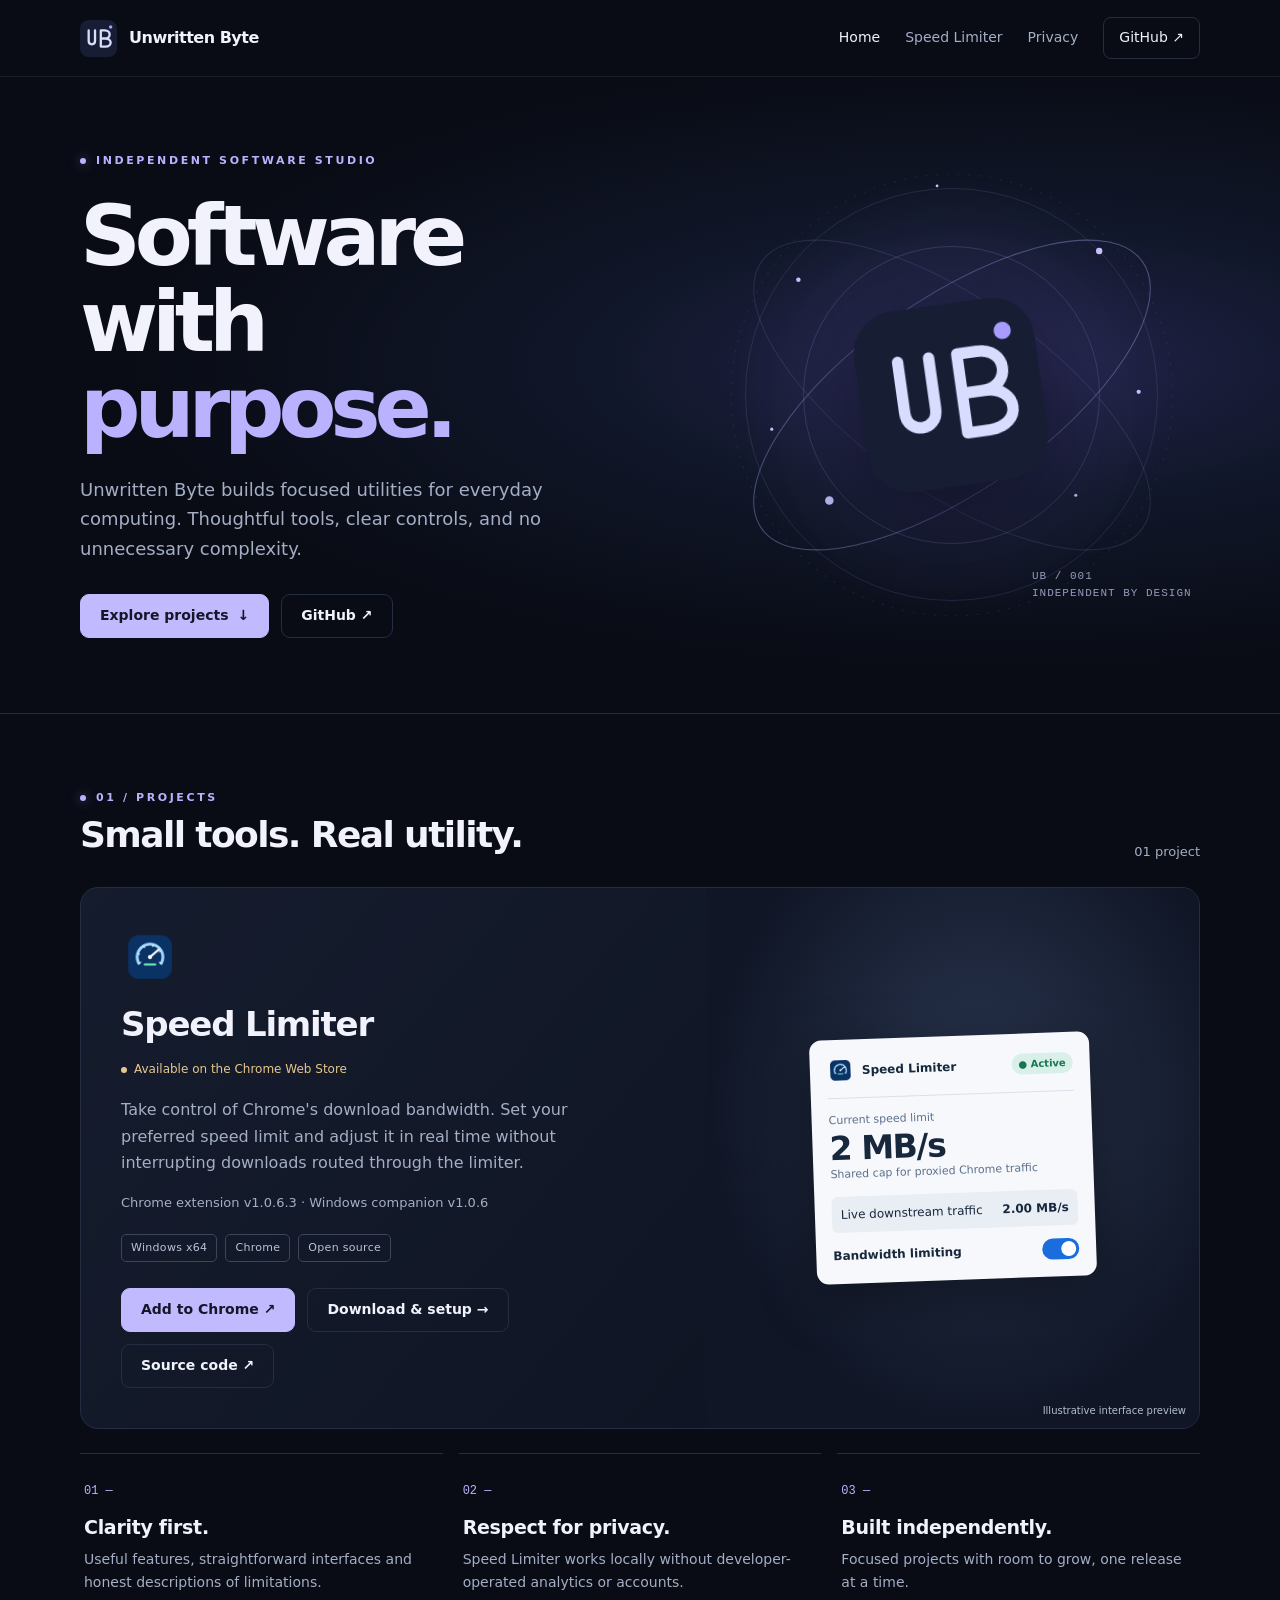
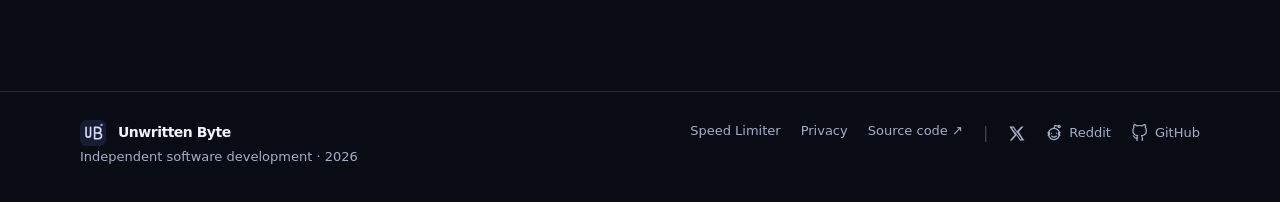
<file: index.html>
<!doctype html><html lang="en">
<head><meta charset="utf-8"><meta name="viewport" content="width=device-width, initial-scale=1"><meta name="description" content="Independent software and focused utilities by Unwritten Byte."><meta name="theme-color" content="#090c15"><title>Unwritten Byte — Independent software</title><link rel="icon" type="image/svg+xml" href="assets/mark.svg"><link rel="stylesheet" href="assets/site.css"></head>
<body><a class="skip" href="#main">Skip to content</a><header class="top"><div class="wrap nav"><a class="brand" href="index.html"><img src="assets/mark.svg" alt="" width="37" height="37">Unwritten Byte</a><nav class="navlinks" aria-label="Main navigation"><a href="index.html" aria-current="page">Home</a><a href="speed-limiter.html">Speed Limiter</a><a href="privacy.html">Privacy</a><a class="github" href="https://github.com/unwrittenbyte">GitHub ↗</a></nav></div></header>
<main id="main"><section class="hero"><div class="wrap"><div><div class="eyebrow">Independent software studio</div><h1>Software with <span>purpose.</span></h1><p class="lead">Unwritten Byte builds focused utilities for everyday computing. Thoughtful tools, clear controls, and no unnecessary complexity.</p><div class="buttons"><a class="button primary" href="#projects">Explore projects <span aria-hidden="true">↓</span></a><a class="button" href="https://github.com/unwrittenbyte">GitHub ↗</a></div></div><div class="orbit" aria-hidden="true"><svg viewBox="0 0 450 450" fill="none"><defs><radialGradient id="glow"><stop stop-color="#9e96ff" stop-opacity=".17"/><stop offset="1" stop-color="#9e96ff" stop-opacity="0"/></radialGradient></defs><circle cx="225" cy="225" r="205" fill="url(#glow)"/><ellipse cx="225" cy="225" rx="218" ry="90" transform="rotate(-35 225 225)" stroke="#a3a9f6" stroke-opacity=".38"/><ellipse cx="225" cy="225" rx="218" ry="90" transform="rotate(35 225 225)" stroke="#a3a9f6" stroke-opacity=".14"/><circle cx="225" cy="225" r="207" stroke="#a3a9f6" stroke-opacity=".1" stroke-dasharray="2 8"/><g fill="#c9c3ff"><circle cx="81" cy="117" r="2.1"/><circle cx="363" cy="90" r="3"/><circle cx="110" cy="324" r="4"/><circle cx="341" cy="319" r="1.5"/><circle cx="211" cy="29" r="1.3"/><circle cx="400" cy="222" r="2"/><circle cx="56" cy="257" r="1.5"/></g></svg><img class="orb-mark" src="assets/mark.svg" alt=""><span class="orbit-label">UB / 001<br>INDEPENDENT BY DESIGN</span></div></div></section>
<section class="section wrap" id="projects"><div class="sectionhead"><div><div class="eyebrow">01 / Projects</div><h2>Small tools. Real utility.</h2></div><span class="small">01 project</span></div><article class="product"><div class="product-copy"><img class="product-icon" src="assets/speed-limiter.png" alt=""><h3>Speed Limiter</h3><span class="status">Available on the Chrome Web Store</span><p>Take control of Chrome's download bandwidth. Set your preferred speed limit and adjust it in real time without interrupting downloads routed through the limiter.</p><p class="small">Chrome extension v1.0.6.3 · Windows companion v1.0.6</p><div class="tags"><span class="tag">Windows x64</span><span class="tag">Chrome</span><span class="tag">Open source</span></div><div class="buttons"><a class="button primary" href="https://chromewebstore.google.com/detail/speed-limiter-for-google/agbejnpaacdhklaocalpballabcibmgm" target="_blank" rel="noopener noreferrer">Add to Chrome ↗</a><a class="button" href="speed-limiter.html">Download &amp; setup →</a><a class="button" href="https://github.com/unwrittenbyte/speed-limiter">Source code ↗</a></div></div><div class="preview"><div class="mock" aria-label="Illustration of Speed Limiter interface"><div class="mock-head"><img src="assets/speed-limiter.png" alt="">Speed Limiter <span class="active">● Active</span></div><hr><div class="muted">Current speed limit</div><div class="value">2 MB/s</div><div class="muted">Shared cap for proxied Chrome traffic</div><div class="meter"><span>Live downstream traffic</span><strong>2.00 MB/s</strong></div><div class="switch">Bandwidth limiting <span class="toggle" aria-hidden="true"></span></div></div><span class="mock-caption">Illustrative interface preview</span></div></article><div class="principles"><article class="principle"><span class="num">01 —</span><h3>Clarity first.</h3><p>Useful features, straightforward interfaces and honest descriptions of limitations.</p></article><article class="principle"><span class="num">02 —</span><h3>Respect for privacy.</h3><p>Speed Limiter works locally without developer-operated analytics or accounts.</p></article><article class="principle"><span class="num">03 —</span><h3>Built independently.</h3><p>Focused projects with room to grow, one release at a time.</p></article></div></section></main>
<footer class="footer"><div class="wrap foot"><div><a class="brand" href="index.html"><img src="assets/mark.svg" alt="" width="26" height="26">Unwritten Byte</a><div class="small">Independent software development · 2026</div></div><nav class="footlinks" aria-label="Footer"><a href="speed-limiter.html">Speed Limiter</a><a href="privacy.html">Privacy</a><a href="https://github.com/unwrittenbyte/speed-limiter">Source code ↗</a><span aria-hidden="true" style="color:var(--muted);opacity:.35">|</span><a href="https://x.com/UnwrittenByteX" target="_blank" rel="noopener noreferrer" title="Unwritten Byte on X" aria-label="Unwritten Byte on X" style="display:inline-flex;align-items:center;gap:6px;white-space:nowrap"><svg width="17" height="17" viewBox="0 0 24 24" fill="currentColor" aria-hidden="true" focusable="false"><path d="M18.901 2H22l-6.78 7.75L23.2 22h-6.25l-4.9-7.43L5.54 22H2.4l7.25-8.3L1.8 2h6.4l4.43 6.77L18.901 2Zm-1.1 18h1.72L7.25 3.9H5.4Z"/></svg></a><a href="https://www.reddit.com/user/UnwrittenByte/" target="_blank" rel="noopener noreferrer" title="Unwritten Byte on Reddit" style="display:inline-flex;align-items:center;gap:6px;white-space:nowrap"><svg width="18" height="18" viewBox="0 0 24 24" fill="none" stroke="currentColor" stroke-width="1.7" stroke-linecap="round" stroke-linejoin="round" aria-hidden="true" focusable="false"><circle cx="12" cy="13.3" r="7.5"/><path d="M12 5.7 13.3 2l4.1.9"/><circle cx="18.9" cy="3.3" r="1.4"/><circle cx="8.8" cy="12.2" r=".8" fill="currentColor" stroke="none"/><circle cx="15.2" cy="12.2" r=".8" fill="currentColor" stroke="none"/><path d="M8.9 16.1q3.1 2.8 6.2 0"/><path d="M4.3 11.2a2 2 0 1 1 0 4M19.7 11.2a2 2 0 1 0 0 4"/></svg>Reddit</a><a href="https://github.com/unwrittenbyte" target="_blank" rel="noopener noreferrer" title="Unwritten Byte on GitHub" style="display:inline-flex;align-items:center;gap:6px;white-space:nowrap"><svg width="18" height="18" viewBox="0 0 24 24" fill="none" stroke="currentColor" stroke-width="1.65" stroke-linecap="round" stroke-linejoin="round" aria-hidden="true" focusable="false"><path d="M9 19c-4.3 1.4-4.3-2.5-6-3m12 6v-3.87a3.37 3.37 0 0 0-.94-2.61c3.14-.35 6.44-1.54 6.44-7A5.44 5.44 0 0 0 19 4.77 5.07 5.07 0 0 0 18.91 1S17.73.65 15 2.48a13.38 13.38 0 0 0-7 0C5.27.65 4.09 1 4.09 1A5.07 5.07 0 0 0 4 4.77a5.44 5.44 0 0 0-1.5 3.78c0 5.42 3.3 6.61 6.44 7A3.37 3.37 0 0 0 8 18.13V22"/></svg>GitHub</a></nav></div></footer>
</body>
</html>
</file>
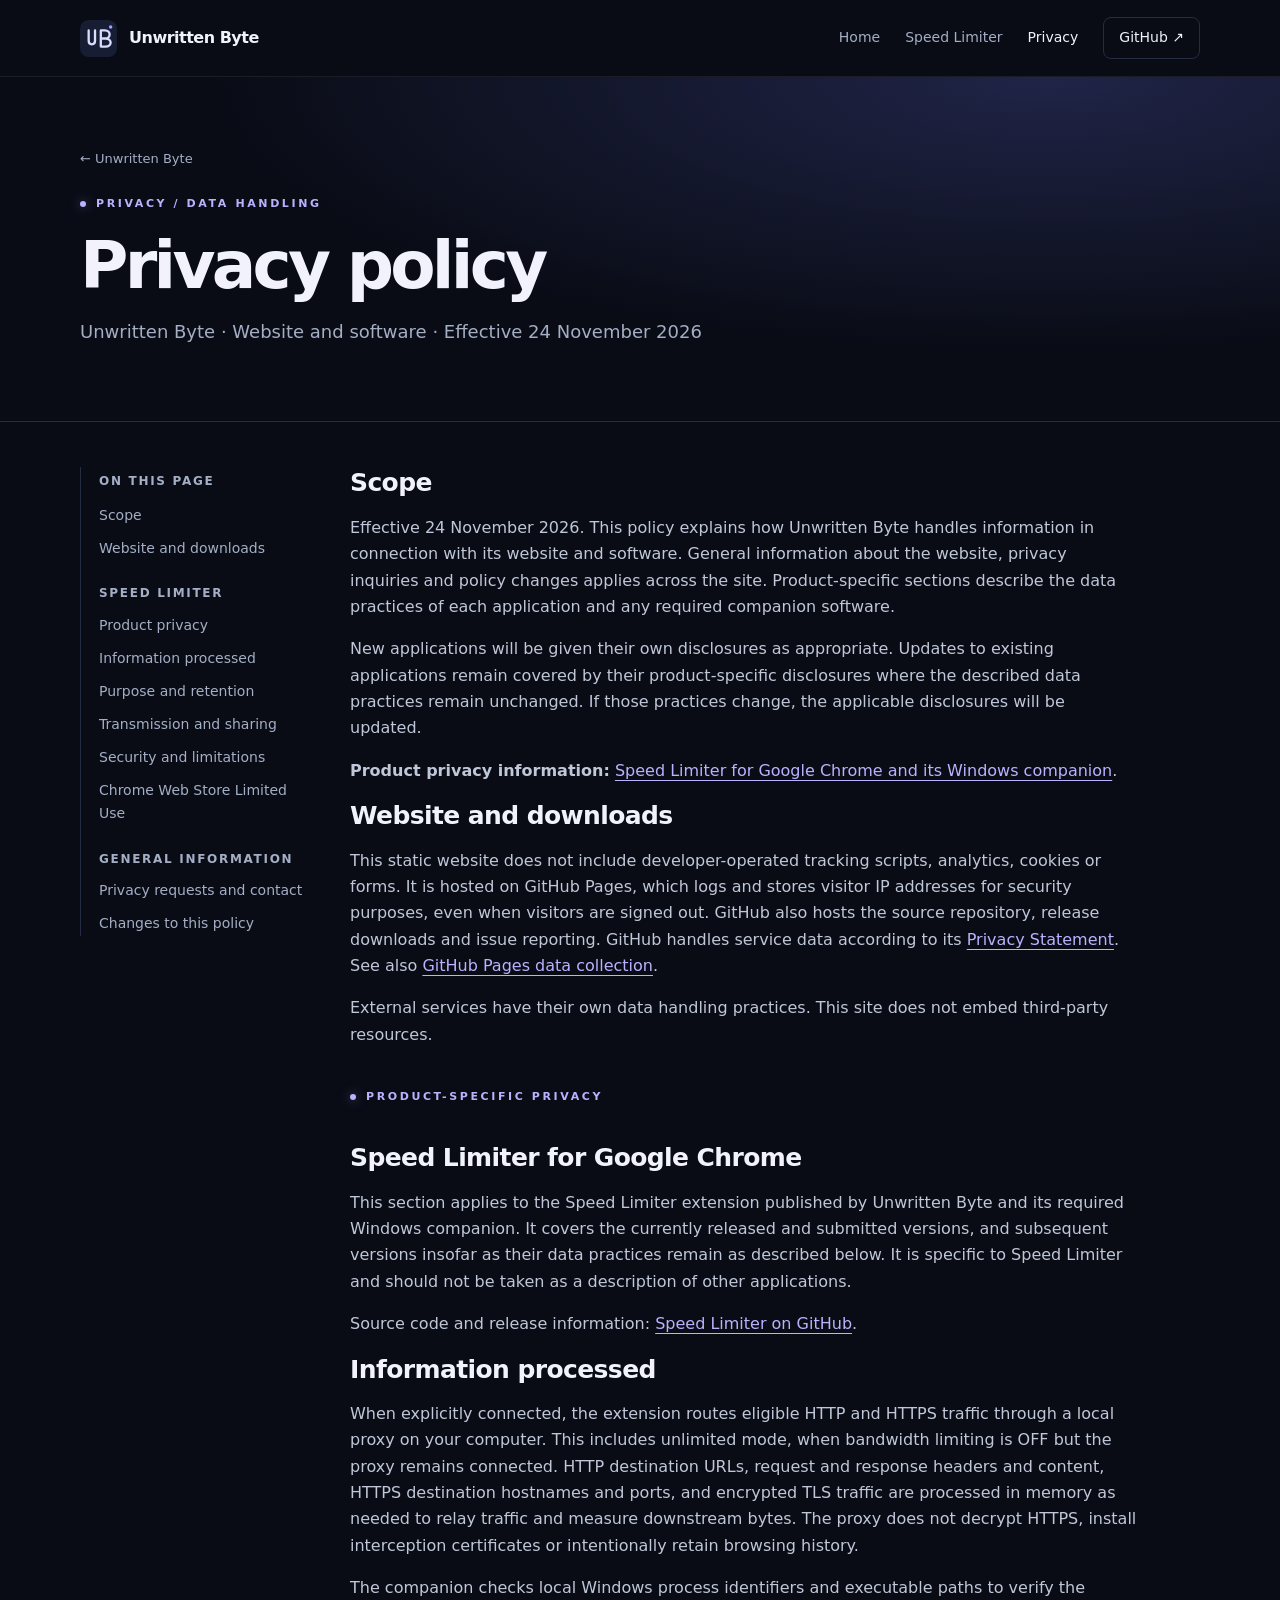
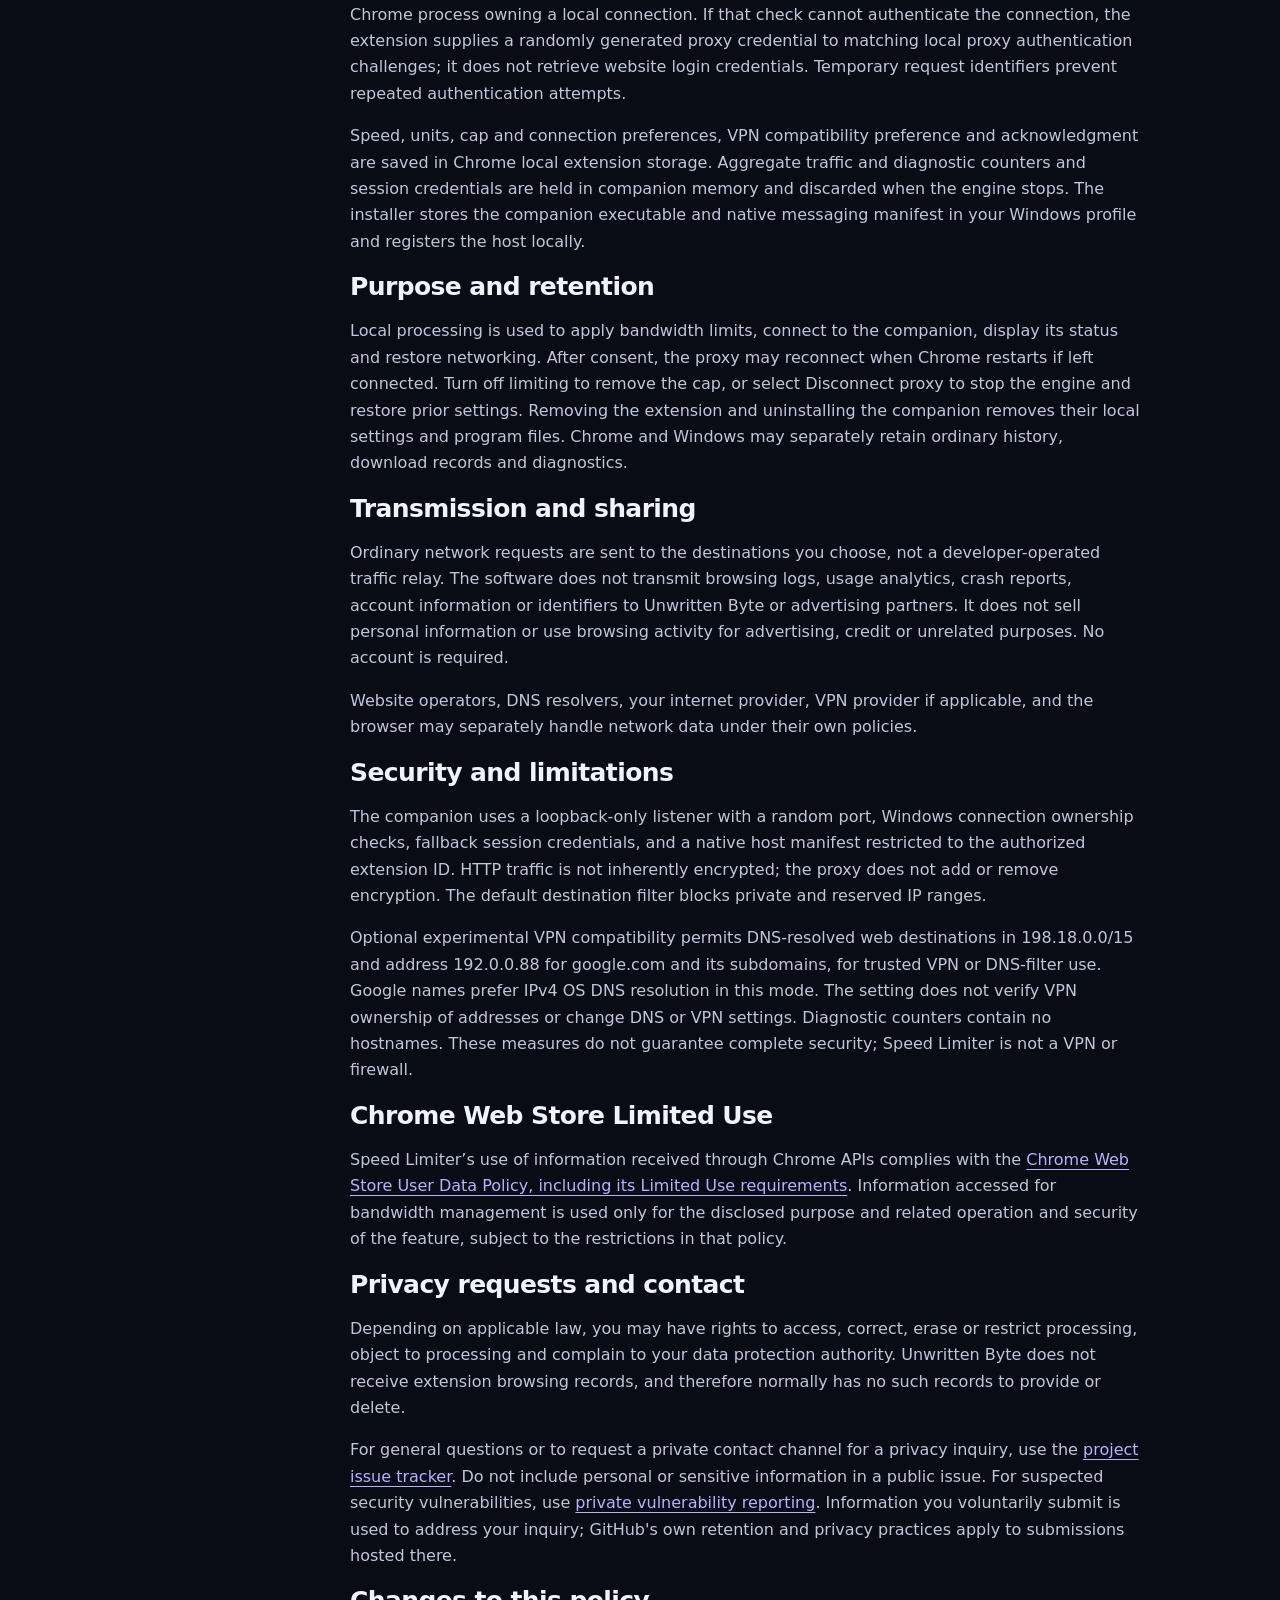
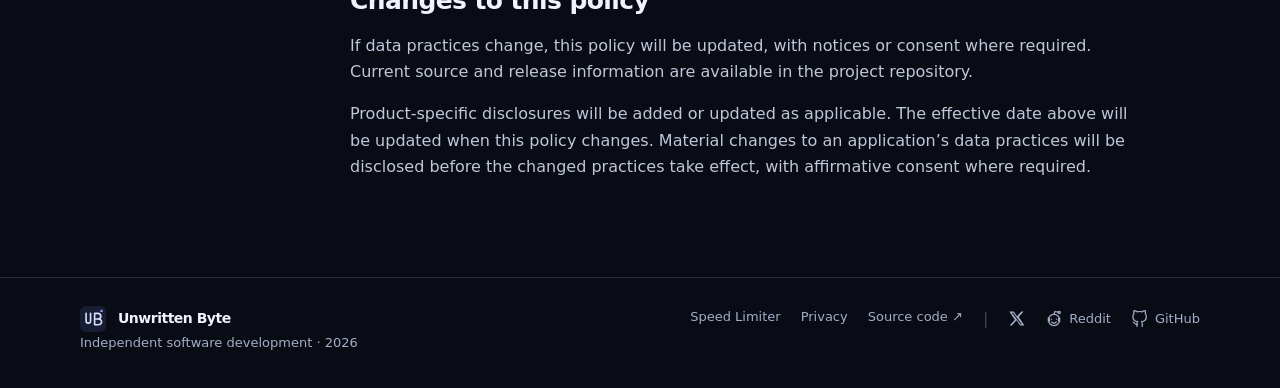
<file: privacy.html>
<!DOCTYPE html>

<html lang="en">
<head>
<meta charset="utf-8"/>
<meta content="width=device-width, initial-scale=1" name="viewport"/>
<meta content="Privacy and data handling for Unwritten Byte, its website and its software, including Speed Limiter." name="description"/>
<meta content="#090c15" name="theme-color"/>
<title>Privacy policy — Unwritten Byte</title>
<link href="assets/mark.svg" rel="icon" type="image/svg+xml"/>
<link href="assets/site.css" rel="stylesheet"/>
</head>
<body><a class="skip" href="#main">Skip to content</a>
<header class="top"><div class="wrap nav"><a class="brand" href="index.html"><img alt="" height="37" src="assets/mark.svg" width="37"/>Unwritten Byte</a>
<nav aria-label="Main navigation" class="navlinks"><a href="index.html">Home</a><a href="speed-limiter.html">Speed Limiter</a><a aria-current="page" href="privacy.html">Privacy</a><a class="github" href="https://github.com/unwrittenbyte">GitHub ↗</a>
</nav></div>
</header>
<main id="main">
<section class="pagehero"><div class="wrap"><a class="back" href="index.html">← Unwritten Byte</a><div class="eyebrow" style="margin-top:24px">Privacy / Data handling</div>
<h1>Privacy policy</h1>
<p class="lead">Unwritten Byte · Website and software · Effective 24 November 2026</p></div>
</section><div class="wrap doc">
<nav aria-label="On this page" class="toc"><strong>On this page</strong><a href="#scope">Scope</a><a href="#website">Website and downloads</a><strong style="display:block;margin-top:24px">Speed Limiter</strong><a href="#speed-limiter">Product privacy</a><a href="#processing">Information processed</a><a href="#purpose">Purpose and retention</a><a href="#sharing">Transmission and sharing</a><a href="#security">Security and limitations</a><a href="#limited-use">Chrome Web Store Limited Use</a><strong style="display:block;margin-top:24px">General information</strong><a href="#contact">Privacy requests and contact</a><a href="#changes">Changes to this policy</a>
</nav>
<article class="prose">
<section id="scope">
<h2>Scope</h2>
<p>Effective 24 November 2026. This policy explains how Unwritten Byte handles information in connection with its website and software. General information about the website, privacy inquiries and policy changes applies across the site. Product-specific sections describe the data practices of each application and any required companion software.</p>
<p>New applications will be given their own disclosures as appropriate. Updates to existing applications remain covered by their product-specific disclosures where the described data practices remain unchanged. If those practices change, the applicable disclosures will be updated.</p>
<p><strong>Product privacy information:</strong> <a href="#speed-limiter">Speed Limiter for Google Chrome and its Windows companion</a>.</p>
</section>
<section id="website">
<h2>Website and downloads</h2>
<p>This static website does not include developer-operated tracking scripts, analytics, cookies or forms. It is hosted on GitHub Pages, which logs and stores visitor IP addresses for security purposes, even when visitors are signed out. GitHub also hosts the source repository, release downloads and issue reporting. GitHub handles service data according to its <a href="https://docs.github.com/en/site-policy/privacy-policies/github-general-privacy-statement">Privacy Statement</a>. See also <a href="https://docs.github.com/en/pages/getting-started-with-github-pages/what-is-github-pages#data-collection">GitHub Pages data collection</a>.</p>
<p>External services have their own data handling practices. This site does not embed third-party resources.</p>
</section>
<section id="speed-limiter"><div class="eyebrow" style="margin-top:40px">Product-specific privacy</div>
<h2>Speed Limiter for Google Chrome</h2>
<p>This section applies to the Speed Limiter extension published by Unwritten Byte and its required Windows companion. It covers the currently released and submitted versions, and subsequent versions insofar as their data practices remain as described below. It is specific to Speed Limiter and should not be taken as a description of other applications.</p>
<p>Source code and release information: <a href="https://github.com/unwrittenbyte/speed-limiter">Speed Limiter on GitHub</a>.</p>
</section>
<section id="processing">
<h2>Information processed</h2>
<p>When explicitly connected, the extension routes eligible HTTP and HTTPS traffic through a local proxy on your computer. This includes unlimited mode, when bandwidth limiting is OFF but the proxy remains connected. HTTP destination URLs, request and response headers and content, HTTPS destination hostnames and ports, and encrypted TLS traffic are processed in memory as needed to relay traffic and measure downstream bytes. The proxy does not decrypt HTTPS, install interception certificates or intentionally retain browsing history.</p>
<p>The companion checks local Windows process identifiers and executable paths to verify the Chrome process owning a local connection. If that check cannot authenticate the connection, the extension supplies a randomly generated proxy credential to matching local proxy authentication challenges; it does not retrieve website login credentials. Temporary request identifiers prevent repeated authentication attempts.</p>
<p>Speed, units, cap and connection preferences, VPN compatibility preference and acknowledgment are saved in Chrome local extension storage. Aggregate traffic and diagnostic counters and session credentials are held in companion memory and discarded when the engine stops. The installer stores the companion executable and native messaging manifest in your Windows profile and registers the host locally.</p>
</section>
<section id="purpose">
<h2>Purpose and retention</h2>
<p>Local processing is used to apply bandwidth limits, connect to the companion, display its status and restore networking. After consent, the proxy may reconnect when Chrome restarts if left connected. Turn off limiting to remove the cap, or select Disconnect proxy to stop the engine and restore prior settings. Removing the extension and uninstalling the companion removes their local settings and program files. Chrome and Windows may separately retain ordinary history, download records and diagnostics.</p>
</section>
<section id="sharing">
<h2>Transmission and sharing</h2>
<p>Ordinary network requests are sent to the destinations you choose, not a developer-operated traffic relay. The software does not transmit browsing logs, usage analytics, crash reports, account information or identifiers to Unwritten Byte or advertising partners. It does not sell personal information or use browsing activity for advertising, credit or unrelated purposes. No account is required.</p>
<p>Website operators, DNS resolvers, your internet provider, VPN provider if applicable, and the browser may separately handle network data under their own policies.</p>
</section>
<section id="security">
<h2>Security and limitations</h2>
<p>The companion uses a loopback-only listener with a random port, Windows connection ownership checks, fallback session credentials, and a native host manifest restricted to the authorized extension ID. HTTP traffic is not inherently encrypted; the proxy does not add or remove encryption. The default destination filter blocks private and reserved IP ranges.</p>
<p>Optional experimental VPN compatibility permits DNS-resolved web destinations in 198.18.0.0/15 and address 192.0.0.88 for google.com and its subdomains, for trusted VPN or DNS-filter use. Google names prefer IPv4 OS DNS resolution in this mode. The setting does not verify VPN ownership of addresses or change DNS or VPN settings. Diagnostic counters contain no hostnames. These measures do not guarantee complete security; Speed Limiter is not a VPN or firewall.</p>
</section>
<section id="limited-use">
<h2>Chrome Web Store Limited Use</h2>
<p>Speed Limiter’s use of information received through Chrome APIs complies with the <a href="https://developer.chrome.com/docs/webstore/program-policies/limited-use">Chrome Web Store User Data Policy, including its Limited Use requirements</a>. Information accessed for bandwidth management is used only for the disclosed purpose and related operation and security of the feature, subject to the restrictions in that policy.</p>
</section>
<section id="contact">
<h2>Privacy requests and contact</h2>
<p>Depending on applicable law, you may have rights to access, correct, erase or restrict processing, object to processing and complain to your data protection authority. Unwritten Byte does not receive extension browsing records, and therefore normally has no such records to provide or delete.</p>
<p>For general questions or to request a private contact channel for a privacy inquiry, use the <a href="https://github.com/unwrittenbyte/speed-limiter/issues">project issue tracker</a>. Do not include personal or sensitive information in a public issue. For suspected security vulnerabilities, use <a href="https://github.com/unwrittenbyte/speed-limiter/security/advisories/new">private vulnerability reporting</a>. Information you voluntarily submit is used to address your inquiry; GitHub's own retention and privacy practices apply to submissions hosted there.</p>
</section>
<section id="changes">
<h2>Changes to this policy</h2>
<p>If data practices change, this policy will be updated, with notices or consent where required. Current source and release information are available in the project repository.</p>
<p>Product-specific disclosures will be added or updated as applicable. The effective date above will be updated when this policy changes. Material changes to an application’s data practices will be disclosed before the changed practices take effect, with affirmative consent where required.</p>
</section>
</article></div>
</main>
<footer class="footer"><div class="wrap foot"><div><a class="brand" href="index.html"><img alt="" height="26" src="assets/mark.svg" width="26"/>Unwritten Byte</a><div class="small">Independent software development · 2026</div></div>
<nav aria-label="Footer" class="footlinks"><a href="speed-limiter.html">Speed Limiter</a><a href="privacy.html">Privacy</a><a href="https://github.com/unwrittenbyte/speed-limiter">Source code ↗</a>
<span aria-hidden="true" style="color:var(--muted);opacity:.35">|</span><a href="https://x.com/UnwrittenByteX" target="_blank" rel="noopener noreferrer" title="Unwritten Byte on X" aria-label="Unwritten Byte on X" style="display:inline-flex;align-items:center;gap:6px;white-space:nowrap"><svg width="17" height="17" viewBox="0 0 24 24" fill="currentColor" aria-hidden="true" focusable="false"><path d="M18.901 2H22l-6.78 7.75L23.2 22h-6.25l-4.9-7.43L5.54 22H2.4l7.25-8.3L1.8 2h6.4l4.43 6.77L18.901 2Zm-1.1 18h1.72L7.25 3.9H5.4Z"/></svg></a><a href="https://www.reddit.com/user/UnwrittenByte/" target="_blank" rel="noopener noreferrer" title="Unwritten Byte on Reddit" style="display:inline-flex;align-items:center;gap:6px;white-space:nowrap"><svg width="18" height="18" viewBox="0 0 24 24" fill="none" stroke="currentColor" stroke-width="1.7" stroke-linecap="round" stroke-linejoin="round" aria-hidden="true" focusable="false"><circle cx="12" cy="13.3" r="7.5"/><path d="M12 5.7 13.3 2l4.1.9"/><circle cx="18.9" cy="3.3" r="1.4"/><circle cx="8.8" cy="12.2" r=".8" fill="currentColor" stroke="none"/><circle cx="15.2" cy="12.2" r=".8" fill="currentColor" stroke="none"/><path d="M8.9 16.1q3.1 2.8 6.2 0"/><path d="M4.3 11.2a2 2 0 1 1 0 4M19.7 11.2a2 2 0 1 0 0 4"/></svg>Reddit</a><a href="https://github.com/unwrittenbyte" target="_blank" rel="noopener noreferrer" title="Unwritten Byte on GitHub" style="display:inline-flex;align-items:center;gap:6px;white-space:nowrap"><svg width="18" height="18" viewBox="0 0 24 24" fill="none" stroke="currentColor" stroke-width="1.65" stroke-linecap="round" stroke-linejoin="round" aria-hidden="true" focusable="false"><path d="M9 19c-4.3 1.4-4.3-2.5-6-3m12 6v-3.87a3.37 3.37 0 0 0-.94-2.61c3.14-.35 6.44-1.54 6.44-7A5.44 5.44 0 0 0 19 4.77 5.07 5.07 0 0 0 18.91 1S17.73.65 15 2.48a13.38 13.38 0 0 0-7 0C5.27.65 4.09 1 4.09 1A5.07 5.07 0 0 0 4 4.77a5.44 5.44 0 0 0-1.5 3.78c0 5.42 3.3 6.61 6.44 7A3.37 3.37 0 0 0 8 18.13V22"/></svg>GitHub</a></nav></div>
</footer>
</body>
</html>
</file>
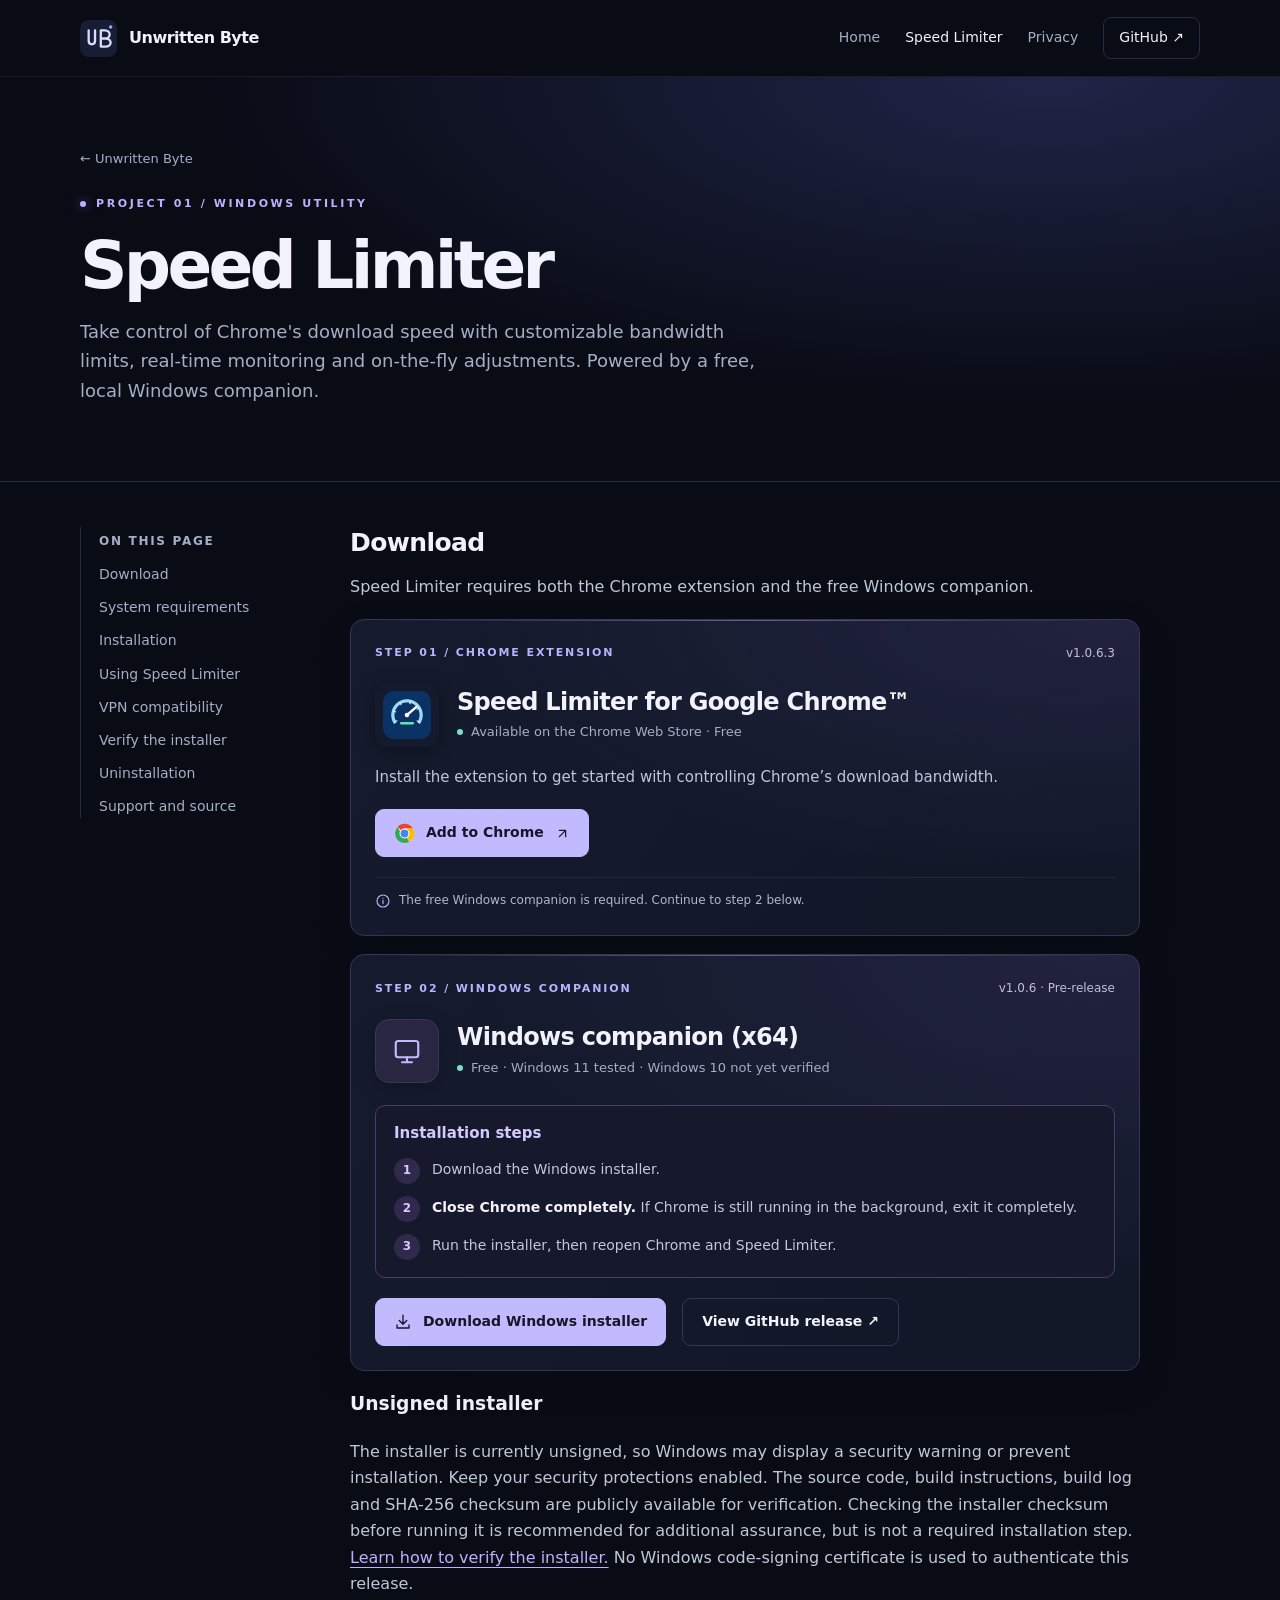
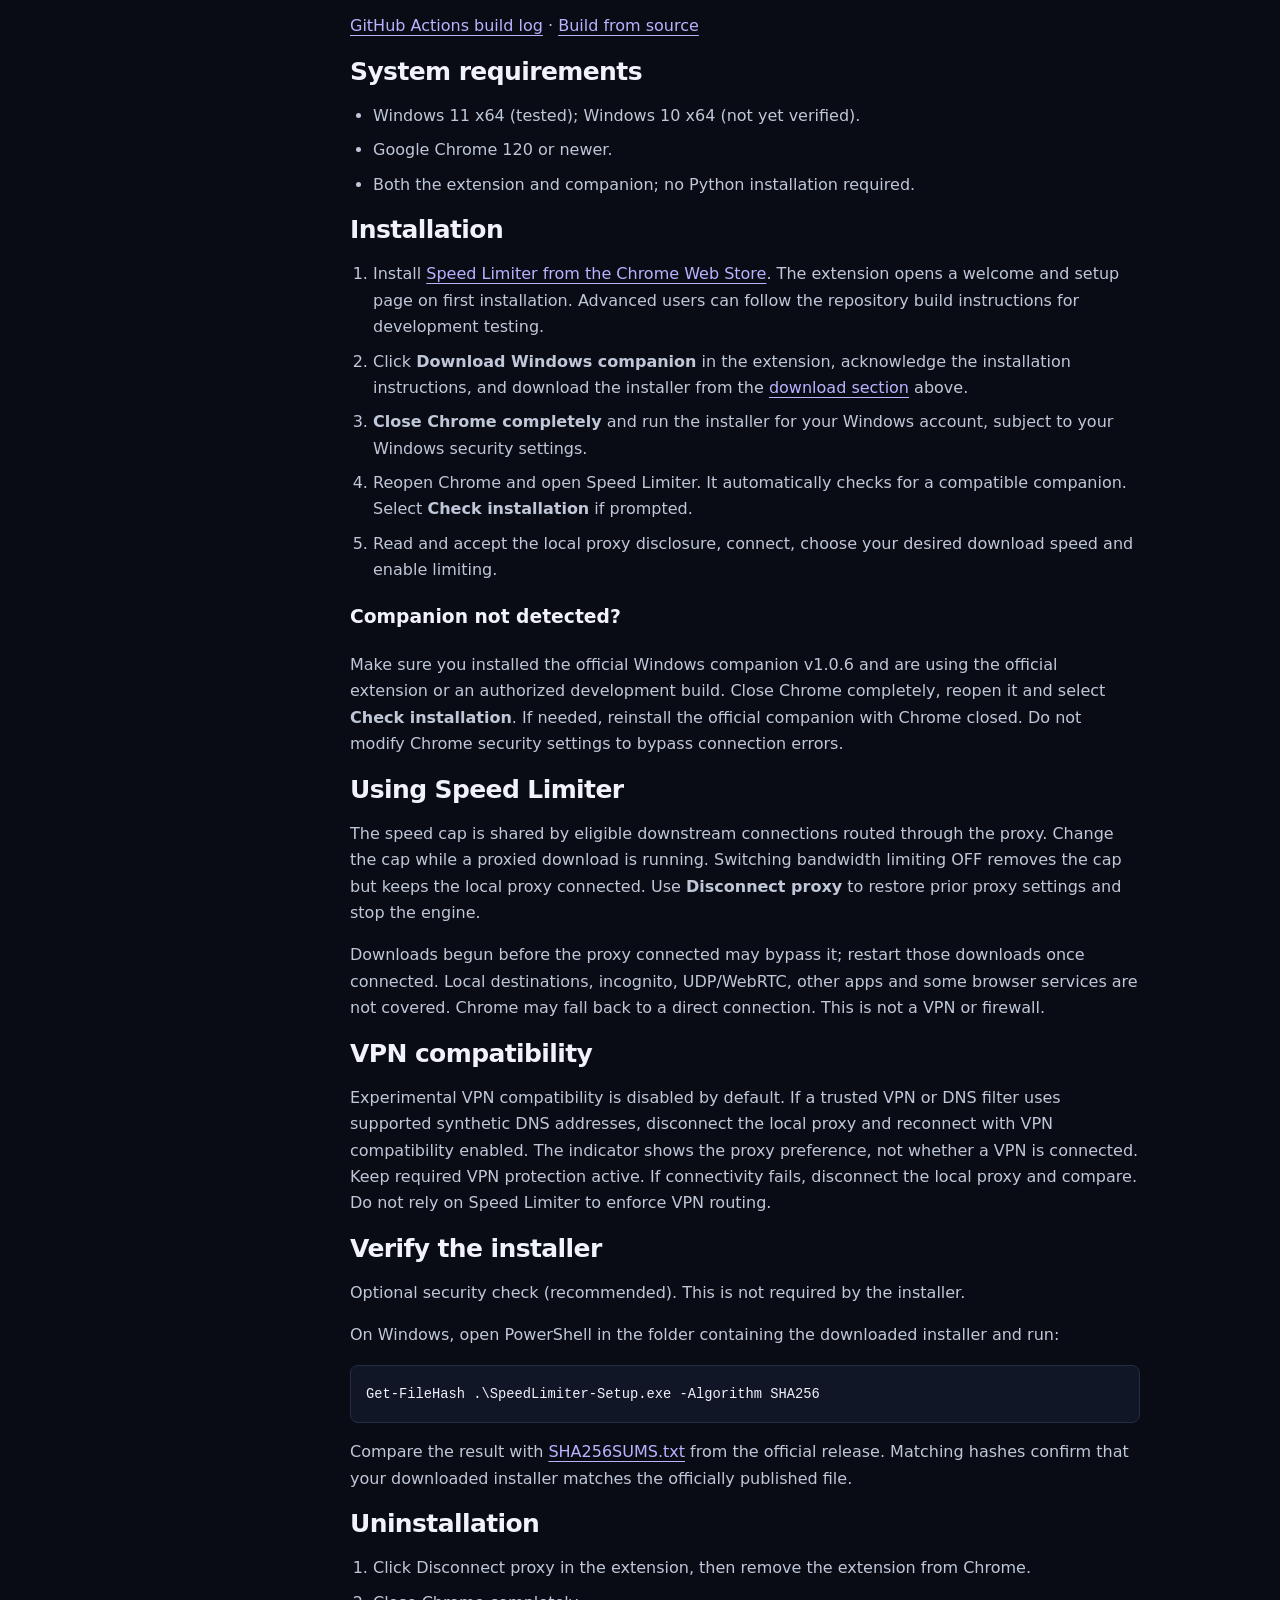
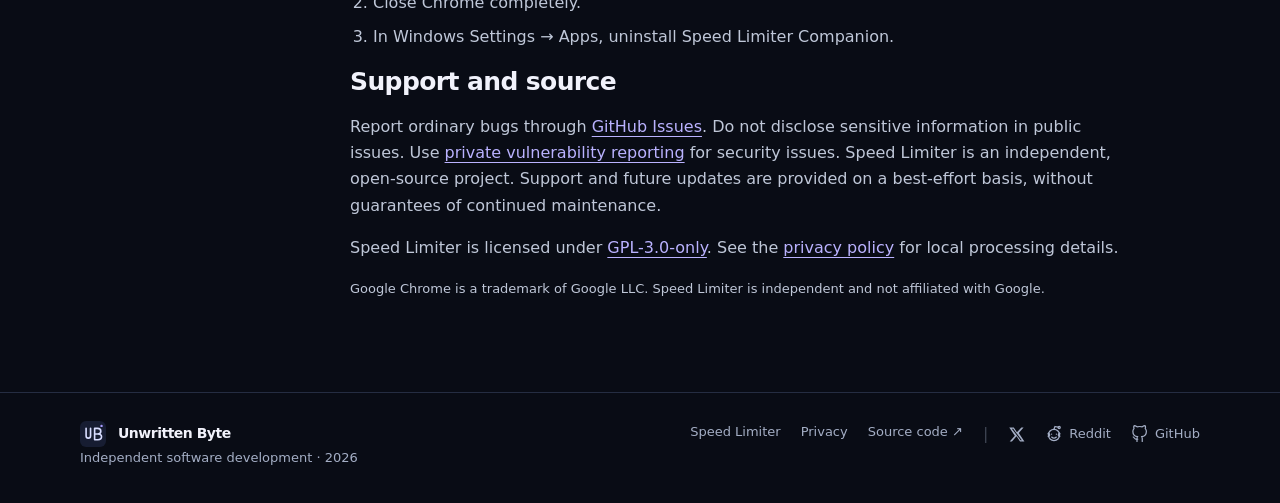
<file: speed-limiter.html>
<!doctype html><html lang="en">
<head><meta charset="utf-8"><meta name="viewport" content="width=device-width, initial-scale=1"><meta name="description" content="Download and setup instructions for Speed Limiter for Google Chrome."><meta name="theme-color" content="#090c15"><title>Speed Limiter — Unwritten Byte</title><link rel="icon" type="image/svg+xml" href="assets/mark.svg"><link rel="stylesheet" href="assets/site.css?v=20261127-2"></head>
<body><a class="skip" href="#main">Skip to content</a><header class="top"><div class="wrap nav"><a class="brand" href="index.html"><img src="assets/mark.svg" alt="" width="37" height="37">Unwritten Byte</a><nav class="navlinks" aria-label="Main navigation"><a href="index.html">Home</a><a href="speed-limiter.html" aria-current="page">Speed Limiter</a><a href="privacy.html">Privacy</a><a class="github" href="https://github.com/unwrittenbyte">GitHub ↗</a></nav></div></header>
<main id="main"><section class="pagehero"><div class="wrap"><a class="back" href="index.html">← Unwritten Byte</a><div class="eyebrow" style="margin-top:24px">Project 01 / Windows utility</div><h1>Speed Limiter</h1><p class="lead">Take control of Chrome's download speed with customizable bandwidth limits, real-time monitoring and on-the-fly adjustments. Powered by a free, local Windows companion.</p></div></section><div class="wrap doc"><nav class="toc" aria-label="On this page"><strong>On this page</strong><a href="#download">Download</a><a href="#requirements">System requirements</a><a href="#install">Installation</a><a href="#usage">Using Speed Limiter</a><a href="#vpn">VPN compatibility</a><a href="#integrity">Verify the installer</a><a href="#uninstall">Uninstallation</a><a href="#support">Support and source</a></nav><article class="prose"><section id="download"><h2>Download</h2><p>Speed Limiter requires both the Chrome extension and the free Windows companion.</p>
<section class="store-card" aria-label="Chrome extension download"><div class="store-meta"><span class="store-step">Step 01 / Chrome extension</span><span class="store-version">v1.0.6.3</span></div><div class="store-main"><img class="app-icon" src="assets/speed-limiter.png" alt="" width="64" height="64"><div><h3>Speed Limiter for Google Chrome™</h3><div class="store-platform"><span class="store-dot" aria-hidden="true"></span> Available on the Chrome Web Store · Free</div></div></div><p class="store-body">Install the extension to get started with controlling Chrome’s download bandwidth.</p><div class="store-actions"><a class="store-button" href="https://chromewebstore.google.com/detail/speed-limiter-for-google/agbejnpaacdhklaocalpballabcibmgm" target="_blank" rel="noopener noreferrer"><svg width="21" height="21" viewBox="0 0 24 24" aria-hidden="true"><circle cx="12" cy="12" r="11" fill="#fff"/><path d="M12 12 4 4.5a11 11 0 0 1 17.8 1.7H12Z" fill="#ea4335"/><path d="M12 12 17.5 21.5A11 11 0 0 1 4 4.5l4.8 8.3Z" fill="#34a853"/><path d="M12 6.2h9.8a11 11 0 0 1-4.3 15.3L12 12Z" fill="#fbbc05"/><circle cx="12" cy="12" r="5.1" fill="#4285f4" stroke="white" stroke-width="1.2"/></svg>Add to Chrome<svg width="15" height="15" viewBox="0 0 24 24" fill="none" stroke="currentColor" stroke-width="2" stroke-linecap="round" stroke-linejoin="round" aria-hidden="true"><path d="M7 17 17 7M7 7h10v10"/></svg></a></div><div class="store-bottom"><svg width="16" height="16" viewBox="0 0 24 24" fill="none" stroke="currentColor" stroke-width="1.7" stroke-linecap="round" aria-hidden="true"><circle cx="12" cy="12" r="9"/><path d="M12 11v5m0-8h.01"/></svg><span>The free Windows companion is required. Continue to step 2 below.</span></div></section>
<section class="store-card companion-card" aria-label="Windows companion download">
<div class="store-meta"><span class="store-step">Step 02 / Windows companion</span><span class="store-version">v1.0.6 · Pre-release</span></div>
<div class="store-main"><div class="companion-icon" aria-hidden="true"><svg width="30" height="30" viewBox="0 0 24 24" fill="none" stroke="currentColor" stroke-width="1.7" stroke-linecap="round" stroke-linejoin="round"><rect x="3" y="4" width="18" height="13" rx="2"/><path d="M12 17v4M8 21h8"/></svg></div><div><h3>Windows companion (x64)</h3><div class="store-platform"><span class="store-dot" aria-hidden="true"></span> Free · Windows 11 tested · Windows 10 not yet verified</div></div></div>
<div class="companion-setup"><h4>Installation steps</h4><ol><li>Download the Windows installer.</li><li><strong>Close Chrome completely.</strong> If Chrome is still running in the background, exit it completely.</li><li>Run the installer, then reopen Chrome and Speed Limiter.</li></ol></div>
<div class="store-actions"><a class="store-button" href="https://github.com/unwrittenbyte/speed-limiter/releases/download/v1.0.6/SpeedLimiter-Setup.exe"><svg width="18" height="18" viewBox="0 0 24 24" fill="none" stroke="currentColor" stroke-width="1.8" stroke-linecap="round" stroke-linejoin="round" aria-hidden="true"><path d="M12 3v12m-5-5 5 5 5-5M4 16v4h16v-4"/></svg>Download Windows installer</a><a class="button companion-secondary" href="https://github.com/unwrittenbyte/speed-limiter/releases/tag/v1.0.6">View GitHub release ↗</a></div></section><div><h3>Unsigned installer</h3><p>The installer is currently unsigned, so Windows may display a security warning or prevent installation. Keep your security protections enabled. The source code, build instructions, build log and SHA-256 checksum are publicly available for verification. Checking the installer checksum before running it is recommended for additional assurance, but is not a required installation step. <a href="#integrity">Learn how to verify the installer.</a> No Windows code-signing certificate is used to authenticate this release.</p></div><p><a href="https://github.com/unwrittenbyte/speed-limiter/actions/runs/45309289999">GitHub Actions build log</a> · <a href="https://github.com/unwrittenbyte/speed-limiter/blob/v1.0.6/BUILD.md">Build from source</a></p></section>
<section id="requirements"><h2>System requirements</h2><ul><li>Windows 11 x64 (tested); Windows 10 x64 (not yet verified).</li><li>Google Chrome 120 or newer.</li><li>Both the extension and companion; no Python installation required.</li></ul></section>
<section id="install"><h2>Installation</h2><ol><li>Install <a href="https://chromewebstore.google.com/detail/speed-limiter-for-google/agbejnpaacdhklaocalpballabcibmgm" target="_blank" rel="noopener noreferrer">Speed Limiter from the Chrome Web Store</a>. The extension opens a welcome and setup page on first installation. Advanced users can follow the repository build instructions for development testing.</li><li>Click <strong>Download Windows companion</strong> in the extension, acknowledge the installation instructions, and download the installer from the <a href="#download">download section</a> above.</li><li><strong>Close Chrome completely</strong> and run the installer for your Windows account, subject to your Windows security settings.</li><li>Reopen Chrome and open Speed Limiter. It automatically checks for a compatible companion. Select <strong>Check installation</strong> if prompted.</li><li>Read and accept the local proxy disclosure, connect, choose your desired download speed and enable limiting.</li></ol><h3>Companion not detected?</h3><p>Make sure you installed the official Windows companion v1.0.6 and are using the official extension or an authorized development build. Close Chrome completely, reopen it and select <strong>Check installation</strong>. If needed, reinstall the official companion with Chrome closed. Do not modify Chrome security settings to bypass connection errors.</p></section>
<section id="usage"><h2>Using Speed Limiter</h2><p>The speed cap is shared by eligible downstream connections routed through the proxy. Change the cap while a proxied download is running. Switching bandwidth limiting OFF removes the cap but keeps the local proxy connected. Use <strong>Disconnect proxy</strong> to restore prior proxy settings and stop the engine.</p><p>Downloads begun before the proxy connected may bypass it; restart those downloads once connected. Local destinations, incognito, UDP/WebRTC, other apps and some browser services are not covered. Chrome may fall back to a direct connection. This is not a VPN or firewall.</p></section>
<section id="vpn"><h2>VPN compatibility</h2><p>Experimental VPN compatibility is disabled by default. If a trusted VPN or DNS filter uses supported synthetic DNS addresses, disconnect the local proxy and reconnect with VPN compatibility enabled. The indicator shows the proxy preference, not whether a VPN is connected. Keep required VPN protection active. If connectivity fails, disconnect the local proxy and compare. Do not rely on Speed Limiter to enforce VPN routing.</p></section>
<section id="integrity"><h2>Verify the installer</h2><p>Optional security check (recommended). This is not required by the installer.</p><p>On Windows, open PowerShell in the folder containing the downloaded installer and run:</p><pre><code>Get-FileHash .\SpeedLimiter-Setup.exe -Algorithm SHA256</code></pre><p>Compare the result with <a href="https://github.com/unwrittenbyte/speed-limiter/releases/download/v1.0.6/SHA256SUMS.txt">SHA256SUMS.txt</a> from the official release. Matching hashes confirm that your downloaded installer matches the officially published file.</p></section>
<section id="uninstall"><h2>Uninstallation</h2><ol><li>Click Disconnect proxy in the extension, then remove the extension from Chrome.</li><li>Close Chrome completely.</li><li>In Windows Settings → Apps, uninstall Speed Limiter Companion.</li></ol></section>
<section id="support"><h2>Support and source</h2><p>Report ordinary bugs through <a href="https://github.com/unwrittenbyte/speed-limiter/issues">GitHub Issues</a>. Do not disclose sensitive information in public issues. Use <a href="https://github.com/unwrittenbyte/speed-limiter/security/advisories/new">private vulnerability reporting</a> for security issues. Speed Limiter is an independent, open-source project. Support and future updates are provided on a best-effort basis, without guarantees of continued maintenance.</p><p>Speed Limiter is licensed under <a href="https://github.com/unwrittenbyte/speed-limiter/blob/v1.0.6/LICENSE">GPL-3.0-only</a>. See the <a href="privacy.html">privacy policy</a> for local processing details.</p><p class="sub">Google Chrome is a trademark of Google LLC. Speed Limiter is independent and not affiliated with Google.</p></section></article></div></main>
<footer class="footer"><div class="wrap foot"><div><a class="brand" href="index.html"><img src="assets/mark.svg" alt="" width="26" height="26">Unwritten Byte</a><div class="small">Independent software development · 2026</div></div><nav class="footlinks" aria-label="Footer"><a href="speed-limiter.html">Speed Limiter</a><a href="privacy.html">Privacy</a><a href="https://github.com/unwrittenbyte/speed-limiter">Source code ↗</a><span aria-hidden="true" style="color:var(--muted);opacity:.35">|</span><a href="https://x.com/UnwrittenByteX" target="_blank" rel="noopener noreferrer" title="Unwritten Byte on X" aria-label="Unwritten Byte on X" style="display:inline-flex;align-items:center;gap:6px;white-space:nowrap"><svg width="17" height="17" viewBox="0 0 24 24" fill="currentColor" aria-hidden="true" focusable="false"><path d="M18.901 2H22l-6.78 7.75L23.2 22h-6.25l-4.9-7.43L5.54 22H2.4l7.25-8.3L1.8 2h6.4l4.43 6.77L18.901 2Zm-1.1 18h1.72L7.25 3.9H5.4Z"/></svg></a><a href="https://www.reddit.com/user/UnwrittenByte/" target="_blank" rel="noopener noreferrer" title="Unwritten Byte on Reddit" style="display:inline-flex;align-items:center;gap:6px;white-space:nowrap"><svg width="18" height="18" viewBox="0 0 24 24" fill="none" stroke="currentColor" stroke-width="1.7" stroke-linecap="round" stroke-linejoin="round" aria-hidden="true" focusable="false"><circle cx="12" cy="13.3" r="7.5"/><path d="M12 5.7 13.3 2l4.1.9"/><circle cx="18.9" cy="3.3" r="1.4"/><circle cx="8.8" cy="12.2" r=".8" fill="currentColor" stroke="none"/><circle cx="15.2" cy="12.2" r=".8" fill="currentColor" stroke="none"/><path d="M8.9 16.1q3.1 2.8 6.2 0"/><path d="M4.3 11.2a2 2 0 1 1 0 4M19.7 11.2a2 2 0 1 0 0 4"/></svg>Reddit</a><a href="https://github.com/unwrittenbyte" target="_blank" rel="noopener noreferrer" title="Unwritten Byte on GitHub" style="display:inline-flex;align-items:center;gap:6px;white-space:nowrap"><svg width="18" height="18" viewBox="0 0 24 24" fill="none" stroke="currentColor" stroke-width="1.65" stroke-linecap="round" stroke-linejoin="round" aria-hidden="true" focusable="false"><path d="M9 19c-4.3 1.4-4.3-2.5-6-3m12 6v-3.87a3.37 3.37 0 0 0-.94-2.61c3.14-.35 6.44-1.54 6.44-7A5.44 5.44 0 0 0 19 4.77 5.07 5.07 0 0 0 18.91 1S17.73.65 15 2.48a13.38 13.38 0 0 0-7 0C5.27.65 4.09 1 4.09 1A5.07 5.07 0 0 0 4 4.77a5.44 5.44 0 0 0-1.5 3.78c0 5.42 3.3 6.61 6.44 7A3.37 3.37 0 0 0 8 18.13V22"/></svg>GitHub</a></nav></div></footer>
</body>
</html>
</file>
<file: assets/site.css>
/* Unwritten Byte — static website */
:root{color-scheme:dark;--bg:#090c15;--panel:#111727;--line:#252d42;--ink:#f1f2fb;--muted:#a4aec5;--accent:#bab2ff;--green:#82dcc2;--max:1120px}*{box-sizing:border-box}html{scroll-behavior:smooth}body{margin:0;background:var(--bg);color:var(--ink);font:16px/1.65 system-ui,-apple-system,BlinkMacSystemFont,"Segoe UI",sans-serif;-webkit-font-smoothing:antialiased}a{color:var(--accent);text-underline-offset:4px}a:hover{color:white}a:focus-visible{outline:2px solid #b9b0ff;outline-offset:5px;border-radius:4px}img{max-width:100%;display:block}.wrap{width:min(var(--max),calc(100% - 64px));margin:auto}.top{border-bottom:1px solid #ffffff12;background:#090c15}.nav{min-height:76px;display:flex;align-items:center;justify-content:space-between;gap:24px}.brand{display:flex;align-items:center;gap:12px;color:var(--ink);font-weight:670;letter-spacing:-.5px;text-decoration:none;white-space:nowrap}.brand img{width:37px;height:37px}.navlinks{display:flex;gap:25px;align-items:center;flex-wrap:wrap}.navlinks a{font-size:14px;color:var(--muted);text-decoration:none}.navlinks a:hover,.navlinks a[aria-current=page]{color:var(--ink)}.navlinks .github{border:1px solid var(--line);padding:8px 15px;border-radius:8px;color:var(--ink)}.hero{position:relative;overflow:hidden;border-bottom:1px solid var(--line);background:radial-gradient(ellipse at 78% 45%,#22234b 0%,#11172a 28%,transparent 61%)}.hero .wrap{min-height:555px;display:grid;grid-template-columns:1.08fr .92fr;align-items:center;gap:40px;padding:75px 0}.eyebrow{font-size:11px;font-weight:700;letter-spacing:2.6px;text-transform:uppercase;color:var(--accent);display:flex;align-items:center;gap:10px}.eyebrow:before{content:"";width:6px;height:6px;display:inline-block;border-radius:50%;background:var(--accent);box-shadow:0 0 12px #b5aaff80}.hero h1{font-size:clamp(48px,6.6vw,88px);line-height:1.02;margin:23px 0;letter-spacing:-.072em;font-weight:660}.hero h1 span{display:block;color:var(--accent)}.lead{font-size:18px;color:var(--muted);max-width:475px;margin:0 0 30px}.buttons{display:flex;gap:12px;flex-wrap:wrap;align-items:center}.button{display:inline-flex;align-items:center;justify-content:center;gap:9px;border:1px solid var(--line);padding:11px 19px;border-radius:9px;color:var(--ink);text-decoration:none;font-size:14px;font-weight:620;line-height:1.4;min-height:44px}.button.primary{background:#c2baff;color:#161629;border-color:#c2baff}.button.primary:hover{background:#dfd9ff;color:#151425}.button:hover{border-color:#767598;color:white}.orbit{position:relative;aspect-ratio:1;max-width:480px;width:100%;margin:auto;display:grid;place-items:center;isolation:isolate}.orbit:before,.orbit:after{content:"";position:absolute;inset:7%;border:1px solid #9b9bea25;border-radius:50%;z-index:-1}.orbit:after{inset:19%;border-color:#9b9bea3a}.orbit svg{position:absolute;inset:0;width:100%;height:100%;z-index:-1}.orb-mark{width:38%;filter:drop-shadow(0 20px 55px #0c0c22);transform:rotate(-8deg)}.orbit-label{position:absolute;bottom:7%;right:0;font:11px/1.5 ui-monospace,Consolas,monospace;letter-spacing:1px;color:#969abd}.section{padding:75px 0}.sectionhead{display:flex;justify-content:space-between;align-items:end;gap:24px;margin-bottom:25px}.sectionhead h2{font-size:36px;letter-spacing:-1.6px;line-height:1.2;margin:6px 0}.small{font-size:13px;color:var(--muted)}.product{display:grid;grid-template-columns:1.12fr .88fr;background:linear-gradient(130deg,#151c2d,#0d1220);border:1px solid var(--line);border-radius:18px;overflow:hidden}.product-copy{padding:40px}.product-copy h3{font-size:34px;line-height:1.2;letter-spacing:-1.2px;margin:18px 0 10px}.product-icon{width:58px;height:58px;border-radius:13px}.product-copy p{color:var(--muted);max-width:490px}.tags{display:flex;gap:8px;flex-wrap:wrap;margin:20px 0 26px}.tag{font-size:11px;letter-spacing:.3px;color:#b9c4da;border:1px solid #3b455b;border-radius:5px;padding:4px 9px}.preview{min-height:305px;background:radial-gradient(ellipse at 55% 40%,#2a3650,#101626 70%);display:flex;align-items:center;justify-content:center;position:relative;padding:27px;overflow:hidden}.mock{background:#f6f8fc;color:#17283d;border-radius:12px;width:280px;padding:17px;box-shadow:0 15px 55px #0006;font-size:12px;line-height:1.5;transform:rotate(-2deg)}.mock-head{display:flex;align-items:center;gap:8px;font-weight:700}.mock-head img{width:27px;border-radius:6px}.mock-head .active{margin-left:auto;color:#167653;background:#d8f0e7;border-radius:20px;padding:3px 7px;font-size:10px}.mock hr{border:0;border-top:1px solid #d9e0ea;margin:14px 0}.mock .value{font-size:33px;font-weight:760;letter-spacing:-1.4px;line-height:1.15}.mock .muted{color:#5c708b;font-size:11px}.mock .meter{margin:13px 0;background:#e9eef5;padding:9px;border-radius:6px;display:flex;justify-content:space-between;gap:8px}.mock .meter strong{white-space:nowrap}.mock .switch{display:flex;align-items:center;justify-content:space-between;font-weight:650}.mock .toggle{background:#196dde;border-radius:20px;width:37px;height:21px;padding:3px;display:flex;justify-content:flex-end}.mock .toggle:after{content:"";width:15px;height:15px;border-radius:50%;background:white}.mock-caption{position:absolute;bottom:8px;right:13px;color:#b3bed1;font-size:10px}.principles{display:grid;grid-template-columns:repeat(3,1fr);gap:16px;margin-top:24px}.principle{border-top:1px solid var(--line);padding:22px 4px}.principle .num{font:12px ui-monospace,monospace;color:var(--accent)}.principle h3{font-size:19px;margin:10px 0 4px;letter-spacing:-.3px}.principle p{font-size:14px;color:var(--muted);margin:0}.footer{border-top:1px solid var(--line);padding:28px 0 35px}.foot{display:flex;justify-content:space-between;align-items:flex-start;gap:20px;flex-wrap:wrap}.foot a{font-size:13px;color:var(--muted);text-decoration:none}.footlinks{display:flex;gap:20px;flex-wrap:wrap}.foot .brand{font-size:14px;color:var(--ink)}.foot .brand img{width:26px;height:26px}.pagehero{padding:68px 0 45px;background:radial-gradient(ellipse at 82% 0%,#202447,transparent 57%);border-bottom:1px solid var(--line)}.pagehero h1{font-size:clamp(42px,6vw,66px);line-height:1.08;letter-spacing:-.056em;margin:16px 0}.pagehero .lead{max-width:690px}.doc{display:grid;grid-template-columns:225px minmax(0,1fr);gap:45px;padding:45px 0 80px}.toc{align-self:start;position:sticky;top:20px;border-left:1px solid var(--line);padding-left:18px}.toc strong{font-size:12px;text-transform:uppercase;letter-spacing:1.7px;color:var(--muted)}.toc a{display:block;text-decoration:none;font-size:14px;margin-top:10px;color:var(--muted)}.toc a:hover{color:white}.prose{max-width:790px}.prose h2{font-size:25px;letter-spacing:-.6px;line-height:1.25;margin:36px 0 12px;scroll-margin-top:20px}.prose h2:first-child{margin-top:0}.prose p,.prose li{color:#bfc7d8}.prose ul,.prose ol{padding-left:23px}.prose li{margin:8px 0}.notice{border:1px solid #6a5733;border-left:3px solid #e8be77;background:#201b17;padding:16px 18px;border-radius:8px;margin:18px 0;color:#e8d7ba;font-size:14px}.notice p{color:#e8d7ba;margin:5px 0}.download{border:1px solid var(--line);background:var(--panel);border-radius:12px;padding:20px;margin:18px 0}.download h3{margin:0;font-size:19px}.download p{margin:5px 0 15px}.prose code{font-size:.86em;background:#181f31;padding:2px 5px;border-radius:4px;overflow-wrap:anywhere}.prose pre{background:#101625;border:1px solid var(--line);padding:15px;border-radius:8px;overflow:auto}.prose pre code{background:none;padding:0;white-space:pre-wrap}.sub{font-size:13px;color:var(--muted)}.back{font-size:13px;color:var(--muted);text-decoration:none}.status{display:inline-flex;align-items:center;gap:7px;font-size:12px;color:#e6c88d}.status:before{content:"";height:6px;width:6px;background:#e6c88d;border-radius:50%}.skip{position:absolute;left:12px;top:-100px;z-index:10;background:white;color:black;padding:10px}.skip:focus{top:12px}@media(max-width:760px){.wrap{width:calc(100% - 36px)}.nav{min-height:0;padding:16px 0;align-items:flex-start;flex-direction:column;gap:12px}.navlinks{gap:16px}.navlinks .github{padding:0;border:0}.hero .wrap{grid-template-columns:1fr;padding:52px 0 26px;gap:8px;min-height:auto}.hero h1{font-size:clamp(45px,11vw,70px)}.orbit{max-width:300px}.section{padding:40px 0}.sectionhead h2{font-size:30px}.product{grid-template-columns:1fr}.product-copy{padding:25px}.product-copy h3{font-size:29px}.preview{min-height:275px}.principles{grid-template-columns:1fr;gap:0}.doc{grid-template-columns:1fr;gap:25px;padding:30px 0 55px}.toc{position:static}.pagehero{padding:40px 0 30px}.footlinks{gap:16px}}@media(prefers-reduced-motion:reduce){html{scroll-behavior:auto}}
/* Chrome Web Store download card */
.store-card{position:relative;overflow:hidden;padding:24px;margin:18px 0;border:1px solid #353452;border-radius:14px;background:radial-gradient(ellipse at 95% 0%,#35305b70,transparent 58%),linear-gradient(125deg,#151b2d,#111727);box-shadow:0 12px 35px #0002}.store-card:before{content:"";position:absolute;top:0;left:24px;right:24px;height:1px;background:linear-gradient(90deg,transparent,#b6a8ff75,transparent)}.store-meta{display:flex;align-items:center;justify-content:space-between;gap:12px;flex-wrap:wrap;margin-bottom:20px;font-size:12px}.store-step{font-size:11px;letter-spacing:1.9px;font-weight:700;color:var(--accent);text-transform:uppercase}.store-version{color:#c3bddc;font-size:12px}.store-main{display:flex;gap:18px;align-items:center}.store-card .app-icon{width:64px;height:64px;border-radius:14px;box-shadow:0 5px 20px #0005;flex:none}.store-main h3{font-size:24px;line-height:1.2;letter-spacing:-.7px;margin:0 0 5px}.store-platform{color:var(--muted);font-size:13px;display:flex;align-items:center;gap:8px}.store-dot{width:6px;height:6px;flex:none;border-radius:50%;background:var(--green)}.store-card .store-body{color:#bfc7d8;margin:18px 0 19px;font-size:15px}.store-actions{display:flex;align-items:center;gap:16px;flex-wrap:wrap}.store-button{display:inline-flex;align-items:center;justify-content:center;gap:11px;background:#c2baff;color:#161629;border:1px solid #c2baff;border-radius:9px;padding:12px 18px;font-size:14px;font-weight:700;line-height:1.4;text-decoration:none;min-height:48px;transition:background .15s}.store-button:hover{background:#dfd9ff;color:#151425}.store-button:focus-visible{outline:2px solid #b9b0ff;outline-offset:5px}.store-button svg{flex:none}.store-bottom{border-top:1px solid #ffffff0f;margin-top:20px;padding-top:13px;color:#aeb8d0;font-size:12px;display:flex;align-items:center;gap:8px}.store-bottom svg{flex:none;color:var(--accent)}@media(max-width:500px){.store-card{padding:18px}.store-main h3{font-size:20px}.store-card .app-icon{width:52px;height:52px}.store-button{width:100%}.store-meta{margin-bottom:16px}.store-actions{gap:9px}}

/* Step 02 — Windows companion */
.companion-card .companion-icon{width:64px;height:64px;border:1px solid #3b3658;border-radius:14px;background:#282640;display:grid;place-items:center;flex:none;color:#c2baff;box-shadow:0 5px 20px #0003}.companion-card .store-main>div:last-child{min-width:0}.companion-card .store-platform{align-items:baseline}.companion-card .store-dot{align-self:center}.companion-card .companion-setup{border:1px solid #484061;background:#16182b;border-radius:10px;padding:17px 18px;margin:22px 0 20px}.companion-setup h4{font-size:15px;line-height:1.4;margin:0 0 14px;color:#d3c9ff;font-weight:650}.companion-card .companion-setup ol{list-style:none;padding:0;margin:0;counter-reset:companion-step;display:grid;gap:12px}.companion-card .companion-setup li{counter-increment:companion-step;position:relative;padding-left:38px;min-height:26px;margin:0;color:#c5c8dc;font-size:14px;line-height:1.65}.companion-card .companion-setup li:before{content:counter(companion-step);display:grid;place-items:center;position:absolute;left:0;top:0;width:26px;height:26px;border-radius:50%;background:#30294b;color:#d3c9ff;font-weight:650;font-size:12px}.companion-setup li strong{color:#f1f2fb}.companion-card .companion-secondary{min-height:48px;border-color:#353452}.companion-card .companion-secondary:hover{border-color:#767598}@media(max-width:500px){.companion-card .companion-icon{width:52px;height:52px}.companion-card .companion-icon svg{width:25px;height:25px}.companion-card .companion-setup{padding:14px}.companion-card .companion-secondary{width:100%}.companion-card .store-platform{font-size:12px}}
</file>
